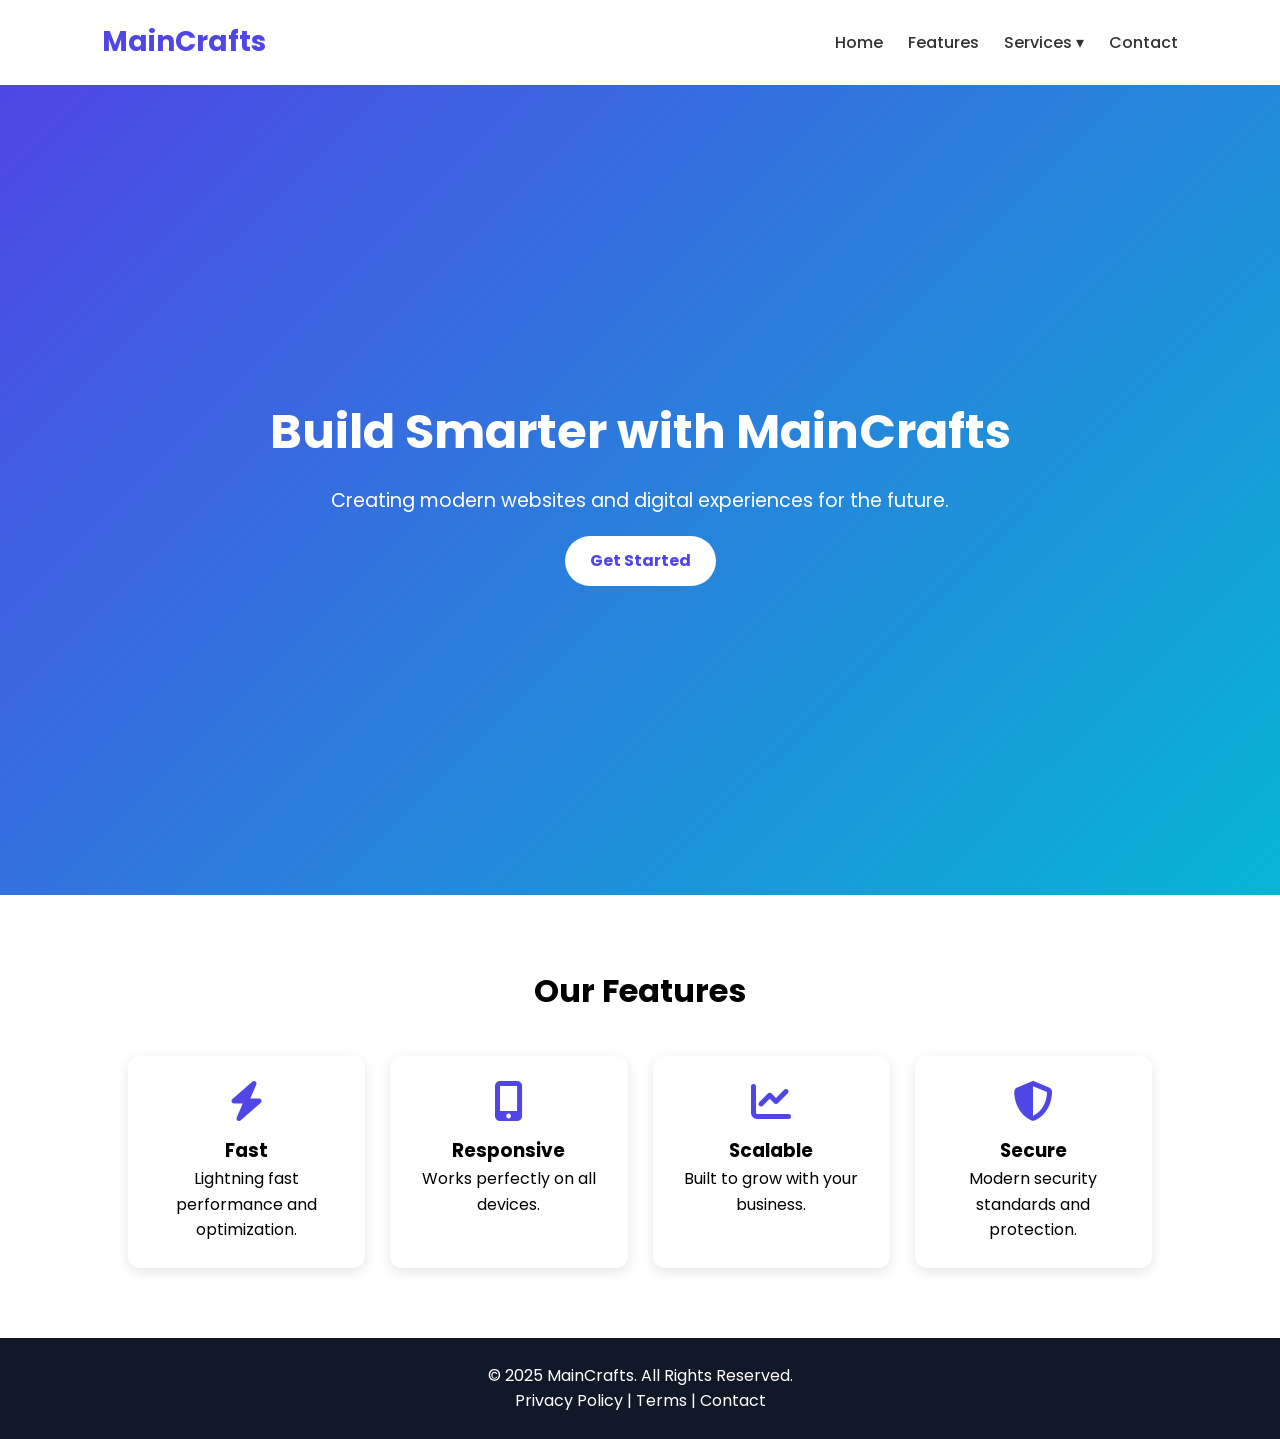
<file: index.html>
<!DOCTYPE html>
<html lang="en">
<head>
    <meta charset="UTF-8">
    <meta name="viewport" content="width=device-width, initial-scale=1.0">
    <title>MainCrafts Landing Page</title>

    <link rel="stylesheet" href="style.css">

    <link rel="preconnect" href="https://fonts.googleapis.com">
    <link href="https://fonts.googleapis.com/css2?family=Poppins:wght@300;400;600;700&display=swap" rel="stylesheet">

    <link rel="stylesheet" href="https://cdnjs.cloudflare.com/ajax/libs/font-awesome/6.5.1/css/all.min.css">
</head>
<body>

<header>
    <nav class="navbar">
        <div class="logo">MainCrafts</div>

        <ul class="nav-links">
            <li><a href="#">Home</a></li>
            <li><a href="#">Features</a></li>

            <li class="dropdown">
                <a href="#">Services ▾</a>
                <ul class="dropdown-menu">
                    <li><a href="#">Web Design</a></li>
                    <li><a href="#">App Development</a></li>
                    <li><a href="#">SEO</a></li>
                </ul>
            </li>

            <li><a href="#">Contact</a></li>
        </ul>
    </nav>
</header>

<section class="hero">
    <h1>Build Smarter with MainCrafts</h1>
    <p>Creating modern websites and digital experiences for the future.</p>
    <a href="#" class="btn">Get Started</a>
</section>

<section class="features">
    <h2>Our Features</h2>

    <div class="feature-container">

        <div class="card">
            <i class="fas fa-bolt"></i>
            <h3>Fast</h3>
            <p>Lightning fast performance and optimization.</p>
        </div>

        <div class="card">
            <i class="fas fa-mobile-alt"></i>
            <h3>Responsive</h3>
            <p>Works perfectly on all devices.</p>
        </div>

        <div class="card">
            <i class="fas fa-chart-line"></i>
            <h3>Scalable</h3>
            <p>Built to grow with your business.</p>
        </div>

        <div class="card">
            <i class="fas fa-shield-alt"></i>
            <h3>Secure</h3>
            <p>Modern security standards and protection.</p>
        </div>

    </div>
</section>

<footer>
    <p>© 2025 MainCrafts. All Rights Reserved.</p>
    <p>Privacy Policy | Terms | Contact</p>
</footer>

</body>
</html>
</file>
<file: style.css>
*{
    margin:0;
    padding:0;
    box-sizing:border-box;
    font-family:'Poppins',sans-serif;
}

body{
    line-height:1.6;
}

.navbar{
    display:flex;
    justify-content:space-between;
    align-items:center;
    padding:20px 8%;
    background:#fff;
    box-shadow:0 2px 10px rgba(0,0,0,0.1);
}

.logo{
    font-size:28px;
    font-weight:700;
    color:#4f46e5;
}

.nav-links{
    list-style:none;
    display:flex;
    gap:25px;
}

.nav-links a{
    text-decoration:none;
    color:#333;
    font-weight:500;
}

.nav-links a:hover{
    color:#4f46e5;
}

.dropdown{
    position:relative;
}

.dropdown-menu{
    display:none;
    position:absolute;
    top:100%;
    left:0;
    background:white;
    min-width:180px;
    list-style:none;
    box-shadow:0 4px 10px rgba(0,0,0,0.15);
}

.dropdown-menu li{
    padding:10px;
}

.dropdown:hover .dropdown-menu{
    display:block;
}

.hero{
    height:90vh;
    display:flex;
    flex-direction:column;
    justify-content:center;
    align-items:center;
    text-align:center;
    color:white;
    background:linear-gradient(135deg,#4f46e5,#06b6d4);
}

.hero h1{
    font-size:3rem;
    margin-bottom:15px;
}

.hero p{
    font-size:1.2rem;
    margin-bottom:20px;
}

.btn{
    text-decoration:none;
    background:white;
    color:#4f46e5;
    padding:12px 25px;
    border-radius:30px;
    font-weight:bold;
    transition:0.3s;
}

.btn:hover{
    transform:translateY(-3px);
}

.features{
    padding:70px 10%;
    text-align:center;
}

.features h2{
    margin-bottom:40px;
    font-size:2rem;
}

.feature-container{
    display:grid;
    grid-template-columns:repeat(auto-fit,minmax(220px,1fr));
    gap:25px;
}

.card{
    padding:25px;
    background:white;
    border-radius:12px;
    box-shadow:0 4px 12px rgba(0,0,0,0.1);
    transition:0.3s;
}

.card:hover{
    transform:translateY(-8px);
}

.card i{
    font-size:40px;
    color:#4f46e5;
    margin-bottom:15px;
}

footer{
    background:#111827;
    color:white;
    text-align:center;
    padding:25px;
}

@media(max-width:768px){
    .navbar{
        flex-direction:column;
        gap:15px;
    }

    .nav-links{
        flex-direction:column;
        text-align:center;
    }

    .hero h1{
        font-size:2rem;
    }
}
</file>
<file: TASK-1/style.css>
*{
    margin:0;
    padding:0;
    box-sizing:border-box;
    font-family:'Poppins',sans-serif;
}

body{
    line-height:1.6;
}

.navbar{
    display:flex;
    justify-content:space-between;
    align-items:center;
    padding:20px 8%;
    background:#fff;
    box-shadow:0 2px 10px rgba(0,0,0,0.1);
}

.logo{
    font-size:28px;
    font-weight:700;
    color:#4f46e5;
}

.nav-links{
    list-style:none;
    display:flex;
    gap:25px;
}

.nav-links a{
    text-decoration:none;
    color:#333;
    font-weight:500;
}

.nav-links a:hover{
    color:#4f46e5;
}

.dropdown{
    position:relative;
}

.dropdown-menu{
    display:none;
    position:absolute;
    top:100%;
    left:0;
    background:white;
    min-width:180px;
    list-style:none;
    box-shadow:0 4px 10px rgba(0,0,0,0.15);
}

.dropdown-menu li{
    padding:10px;
}

.dropdown:hover .dropdown-menu{
    display:block;
}

.hero{
    height:90vh;
    display:flex;
    flex-direction:column;
    justify-content:center;
    align-items:center;
    text-align:center;
    color:white;
    background:linear-gradient(135deg,#4f46e5,#06b6d4);
}

.hero h1{
    font-size:3rem;
    margin-bottom:15px;
}

.hero p{
    font-size:1.2rem;
    margin-bottom:20px;
}

.btn{
    text-decoration:none;
    background:white;
    color:#4f46e5;
    padding:12px 25px;
    border-radius:30px;
    font-weight:bold;
    transition:0.3s;
}

.btn:hover{
    transform:translateY(-3px);
}

.features{
    padding:70px 10%;
    text-align:center;
}

.features h2{
    margin-bottom:40px;
    font-size:2rem;
}

.feature-container{
    display:grid;
    grid-template-columns:repeat(auto-fit,minmax(220px,1fr));
    gap:25px;
}

.card{
    padding:25px;
    background:white;
    border-radius:12px;
    box-shadow:0 4px 12px rgba(0,0,0,0.1);
    transition:0.3s;
}

.card:hover{
    transform:translateY(-8px);
}

.card i{
    font-size:40px;
    color:#4f46e5;
    margin-bottom:15px;
}

footer{
    background:#111827;
    color:white;
    text-align:center;
    padding:25px;
}

@media(max-width:768px){
    .navbar{
        flex-direction:column;
        gap:15px;
    }

    .nav-links{
        flex-direction:column;
        text-align:center;
    }

    .hero h1{
        font-size:2rem;
    }
}
</file>
